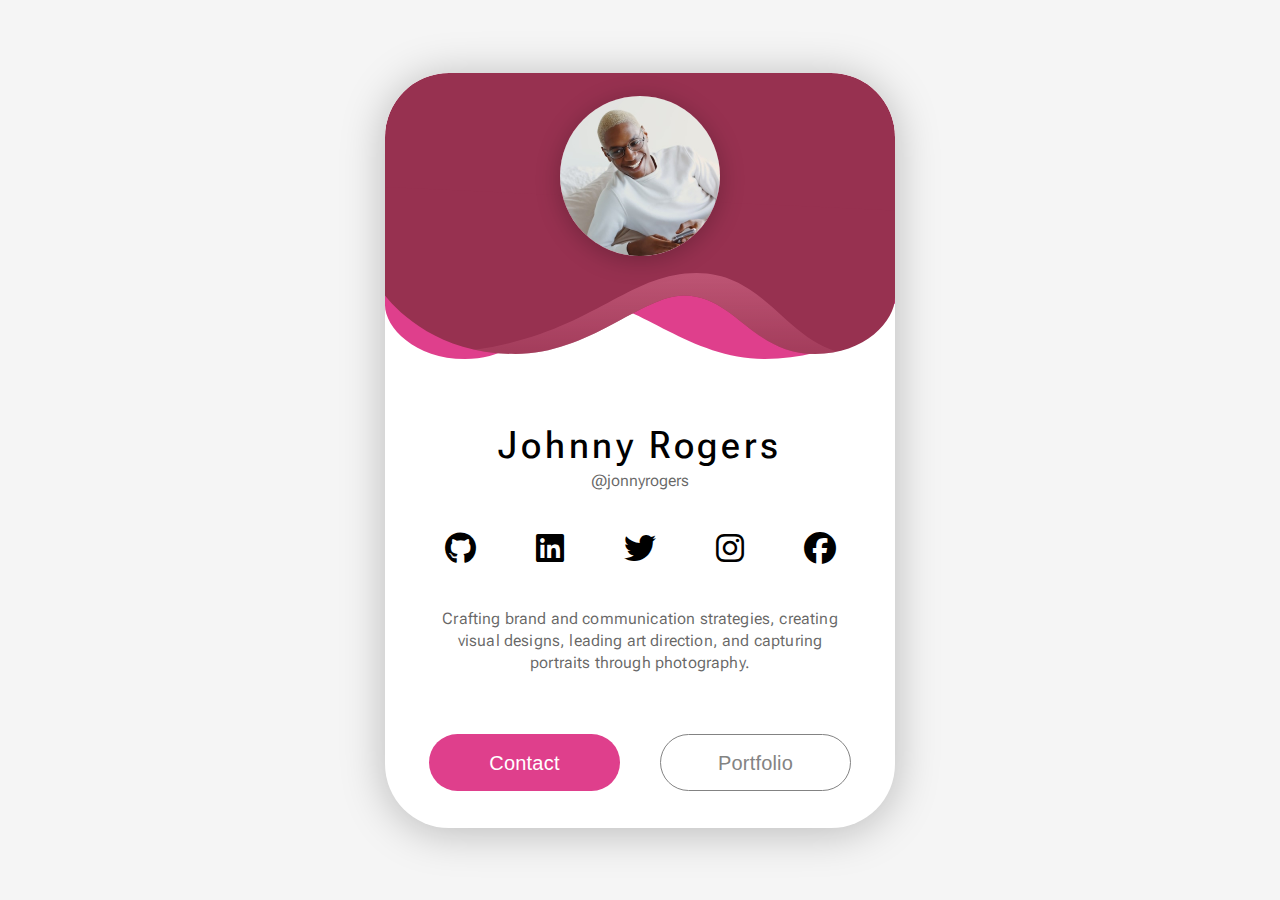
<file: 01 - Profile Card/index.html>
<!DOCTYPE html>
<html lang="en">
  <head>
    <meta charset="UTF-8" />
    <bds/>
    <meta name="viewport" content="width=device-width, initial-scale=1.0" />
    <link rel="stylesheet" href="./css/style.css" />
    <link
      rel="stylesheet"
      href="https://cdnjs.cloudflare.com/ajax/libs/font-awesome/6.5.1/css/all.min.css"
      crossorigin="anonymous"
      referrerpolicy="no-referrer"
    />
    <title>Profile Card</title>
  </head>
  <body>
    <div class="card">
      <div class="wave-container">
        <div class="wave wave-top"></div>
        <div class="wave wave-bottom">
          <svg
            width="510"
            height="167"
            viewBox="0 0 510 167"
            fill="none"
            xmlns="http://www.w3.org/2000/svg"
          >
            <path
              d="M130.398 167C56.7127 167 15.5925 128 0 108.5V0L510 23.5V110.5C510 133.5 480.443 167 430.106 167C367.183 167 349.797 108.5 298.88 108.5C257.07 108.5 204.083 167 130.398 167Z"
              fill="#973150"
            />
          </svg>
        </div>
        <div class="wave wave-pink">
          <svg
            width="510"
            height="162"
            viewBox="0 0 510 162"
            fill="none"
            xmlns="http://www.w3.org/2000/svg"
          >
            <path
              d="M379.602 162C453.287 162 494.407 124.835 510 106.253V0L-3.05176e-05 22.3941V108.159C-3.05176e-05 130.076 29.5568 162 79.8945 162C142.817 162 160.203 106.253 211.12 106.253C252.93 106.253 305.917 162 379.602 162Z"
              fill="#DF3F8C"
            />
          </svg>
        </div>
        <div class="wave wave-bottom-opacity">
          <svg
            width="510"
            height="190"
            viewBox="0 0 510 190"
            fill="none"
            xmlns="http://www.w3.org/2000/svg"
          >
            <mask
              id="mask0_7_79"
              style="mask-type: alpha"
              maskUnits="userSpaceOnUse"
              x="0"
              y="0"
              width="510"
              height="190"
            >
              <path
                d="M130.398 190C56.7127 190 15.5925 151 0 131.5V0L510 23.5V133.5C510 156.5 480.443 190 430.106 190C367.183 190 349.797 131.5 298.88 131.5C257.07 131.5 204.083 190 130.398 190Z"
                fill="#973150"
              />
            </mask>
            <g mask="url(#mask0_7_79)">
              <path
                d="M88.0089 186C61.218 189.644 3.60145 191.5 -6.10914 186L-33 205.5L15.1795 222.5L72.3225 265L293.612 181L474.565 231V190.5C404.537 190.5 386.283 109 311.486 109C241.931 109 205.656 170 88.0089 186Z"
                fill="url(#paint0_linear_7_79)"
              />
            </g>
            <defs>
              <linearGradient
                id="paint0_linear_7_79"
                x1="220.782"
                y1="112"
                x2="220.782"
                y2="265"
                gradientUnits="userSpaceOnUse"
              >
                <stop stop-color="#BC5473" />
                <stop offset="0.746259" stop-color="#BC5473" stop-opacity="0" />
              </linearGradient>
            </defs>
          </svg>
        </div>
        <img class="profile" src="./assets/images/Profile.jpg" alt="Profile" />
      </div>

      <div class="content">
        <h1>Johnny Rogers</h1>
        <p>@jonnyrogers</p>

        <div class="social">
          <div class="social-item">
            <a href="https://github.com/jonnyrogers" target="_blank">
              <i class="fa-brands fa-github"></i>
            </a>
          </div>
          <div class="social-item">
            <a href="https://www.linkedin.com/in/jonnyrogers/" target="_blank">
              <i class="fa-brands fa-linkedin"></i>
            </a>
          </div>
          <div class="social-item">
            <a href="https://twitter.com/jonnyrogers" target="_blank">
              <i class="fa-brands fa-twitter"></i>
            </a>
          </div>
          <div class="social-item">
            <a href="https://www.instagram.com/jonnyrogers/" target="_blank">
              <i class="fa-brands fa-instagram"></i>
            </a>
          </div>
          <div class="social-item">
            <a href="https://www.facebook.com/jonnyrogers/" target="_blank">
              <i class="fa-brands fa-facebook"></i>
            </a>
          </div>
        </div>

        <p class="bio">
          Crafting brand and communication strategies, creating visual designs,
          leading art direction, and capturing portraits through photography.
        </p>

        <div class="buttons-wrapper">
          <button class="btn primary">Contact</button>
          <button class="btn secondary">Portfolio</button>
        </div>
      </div>
    </div>
  </body>
</html>
</file>
<file: 01 - Profile Card/css/style.css>
@import url("https://fonts.googleapis.com/css2?family=Roboto+Flex:opsz,wght@8..144,100..1000&display=swap");

* {
  margin: 0;
  padding: 0;
  box-sizing: border-box;
}

body {
  font-family: "Roboto Flex", sans-serif;
  background-color: #f5f5f5;
  display: flex;
  justify-content: center;
  align-items: center;
  height: 100vh;
}

.card {
  border-radius: 64px;
  width: 510px;
  height: 755px;
  box-shadow: 0 4px 44px 0 rgba(0, 0, 0, 0.25);
  background: #fff;
}

.profile {
  width: 160px;
  height: 160px;
  object-fit: cover;
  position: absolute;
  z-index: 10;
  top: 23px;
  border-radius: 50%;
  box-shadow: 0 4px 24px 0 rgba(0, 0, 0, 0.25);
}

.wave-container {
  position: relative;
  border-radius: 64px;
  display: flex;
  justify-content: center;
  align-items: center;
  height: 350px;
  overflow: hidden;
}

.wave {
  position: absolute;
}

.wave-top {
  width: 100%;
  height: 160px;
  background: #973150;
  top: 0;
  border-radius: 64px 64px 0 0;
  z-index: 1;
}

.wave-bottom {
  width: 100%;
  bottom: 65px;
  z-index: 1;
}

.wave-pink {
  z-index: 0;
  bottom: 60px;
}

.wave-bottom-opacity {
  z-index: 2;
  bottom: 65px;
}

h1 {
  font-weight: 500;
  font-size: 38px;
  letter-spacing: 0.1em;
  text-align: center;
  color: #000;
  margin-bottom: 4px;
}

.content p {
  font-weight: 400;
  font-size: 16px;
  text-align: center;
  color: rgba(0, 0, 0, 0.6);
}

.social {
  display: flex;
  justify-content: center;
  align-items: center;
  margin-top: 40px;
}

.social-item {
  margin: 0 30px;
}

.social-item a {
  text-decoration: none;
  color: #000;
  font-size: 32px;
  transition: color 0.2s ease-in-out;
}

.social-item a:hover {
  color: #df3f8c;
}

.bio {
  margin: 0 auto;
  width: 400px;
  margin-top: 40px;
  font-weight: 400;
  font-size: 18px;
  line-height: 139%;
  letter-spacing: 0.01em;
  text-align: center;
  color: #000;
}
.buttons-wrapper {
  display: flex;
  justify-content: center;
  align-items: center;
  margin-top: 60px;
  gap: 40px;
}

.btn {
  border-radius: 999px;
  padding: 16px;
  width: 191px;
  height: 57px;
  margin-bottom: 45px;
  font-weight: 500;
  font-size: 20px;
  line-height: 125%;
  letter-spacing: 0.01em;
  text-align: center;
  color: #fff;
  cursor: pointer;
  transition: all 0.3s ease-in-out;
}

.primary {
  background: #df3f8c;
  color: #fff;
  border: 1px solid transparent;
}

.primary:hover {
  background: #fff;
  color: #df3f8c;
  border: 1px solid #df3f8c;
}

.secondary {
  border: 1px solid #838383;
  color: #838383;
  background: #fff;
}

.secondary:hover {
  border: 1px solid #df3f8c;
  color: #df3f8c;
}

@media (max-width: 1023px) {
  .card {
    width: 400px;
    height: 700px;
  }

  .profile {
    width: 120px;
    height: 120px;
    top: 36px;
  }

  .wave-top {
    height: 110px;
    top: 0;
    border-radius: 40px 40px 0 0;
  }

  .wave-bottom {
    width: 400px;
    bottom: 100px;
  }

  .wave-bottom-opacity {
    bottom: 100px;
    width: 400px;
  }

  .wave-pink {
    bottom: 100px;
  }
  .wave {
    width: 400px;
  }

  h1 {
    position: relative;
    top: -70px;
    font-size: 32px;
  }

  .content p {
    position: relative;
    top: -70px;
    font-size: 14px;
  }

  .social {
    position: relative;
    top: -70px;
  }

  .social-item {
    margin: 0 20px;
  }

  .social-item a {
    font-size: 24px;
  }

  .bio {
    position: relative;
    top: -70px;
    font-size: 16px;
    width: 320px;
  }

  .buttons-wrapper {
    position: relative;
    top: -30px;
    gap: 20px;
  }

  .btn {
    width: 160px;
    height: 50px;
    font-size: 16px;
  }
}

@media (max-width: 600px) {
  .card {
    width: 300px;
    height: 90vh;
  }

  .profile {
    width: 80px;
    height: 80px;
    top: 40px;
  }

  .wave-top {
    height: 98px;
    top: 0;
    border-radius: 20px 20px 0 0;
  }

  .wave-bottom {
    width: 300px;
    top: 16px;
  }

  .wave-bottom-opacity {
    top: -6px;
    width: 300px;
  }

  .wave-pink {
    top: 26px;
  }
  .wave {
    width: 300px;
  }

  h1 {
    position: relative;
    top: -80px;
    font-size: 32px;
  }

  .content p {
    position: relative;
    top: -80px;
    font-size: 14px;
  }

  .social {
    position: relative;
    top: -80px;
  }

  .social-item {
    margin: 0 14px;
  }

  .social-item a {
    font-size: 24px;
  }

  .bio {
    position: relative;
    top: -20px;
    font-size: 16px;
    width: 240px;
  }

  .buttons-wrapper {
    position: relative;
    display: flex;
    justify-content: center;
    align-items: center;
    top: -10px;
    gap: 1;
    margin: 0;
  }

  .btn {
    width: 120px;
    height: 40px;
    font-size: 12px;
  }

  .primary {
    padding: 12px;
  }

  .secondary {
    padding: 12px;
  }
}
</file>
